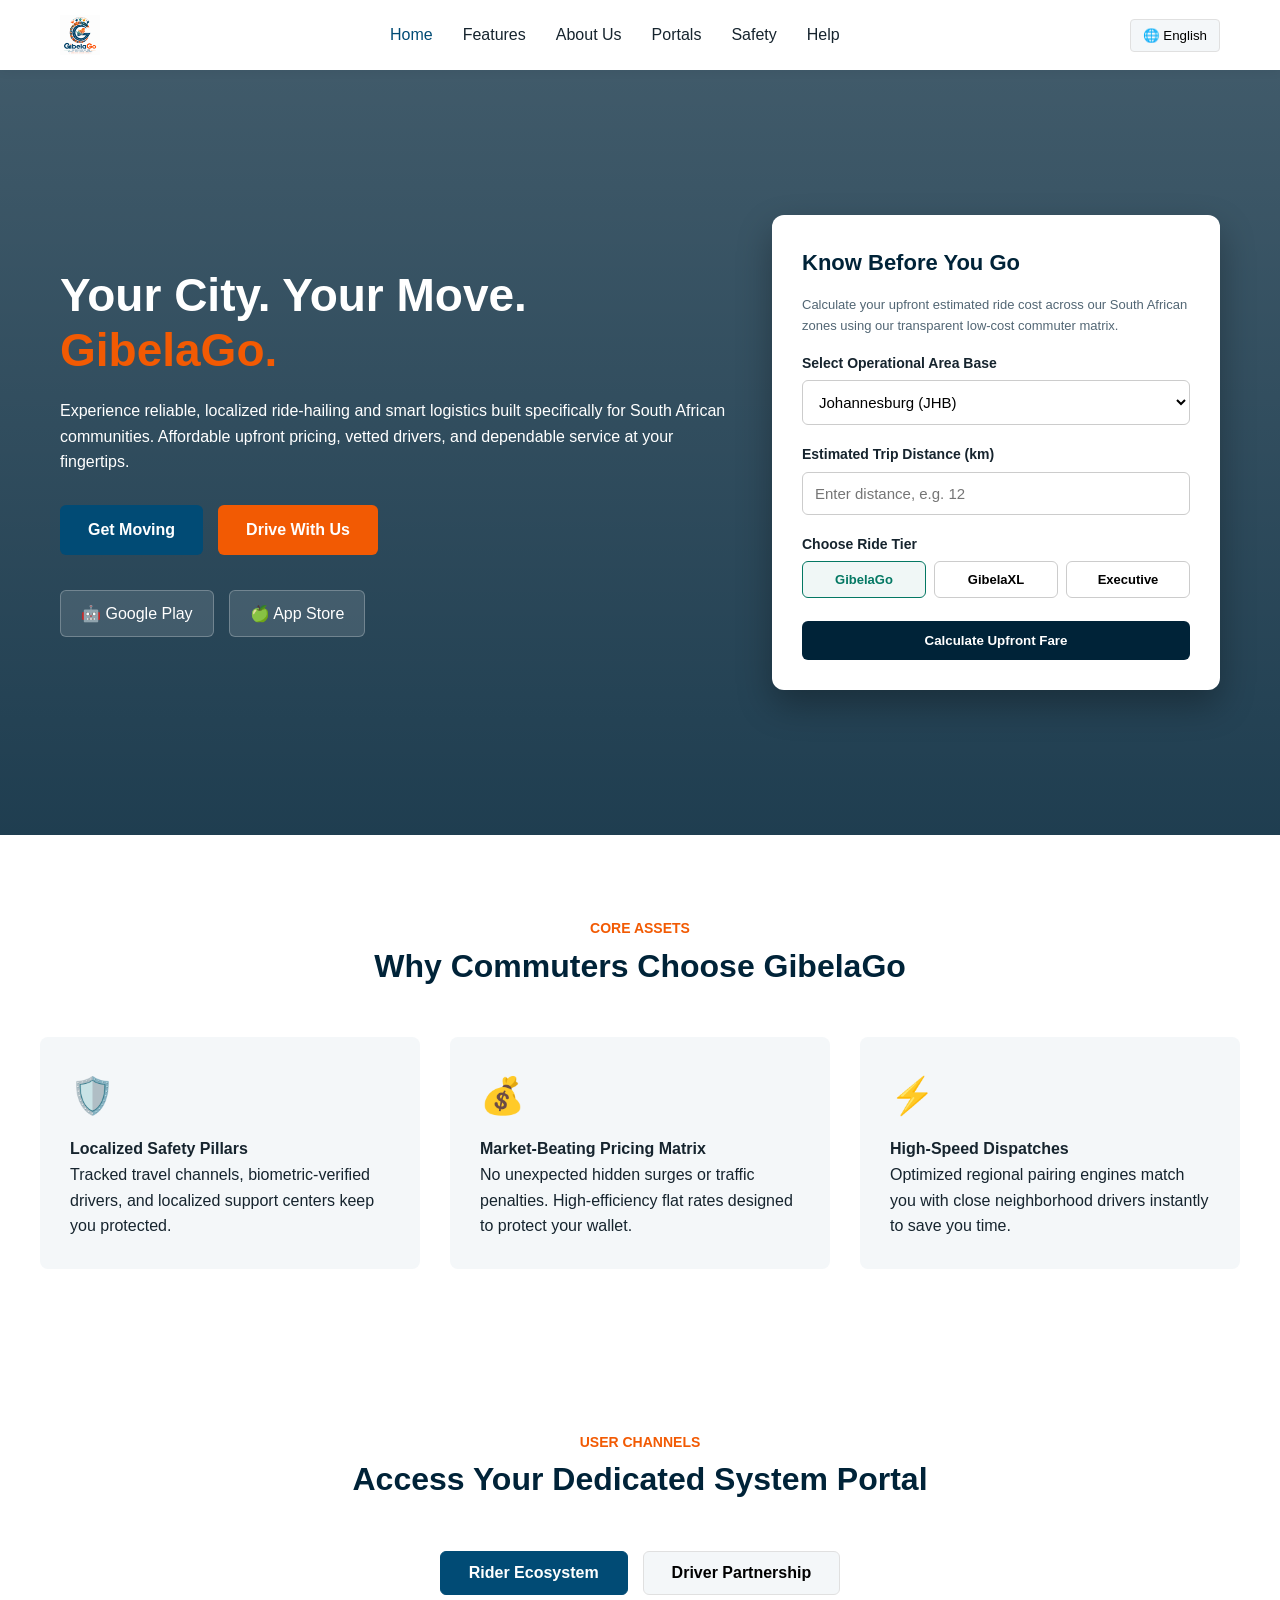
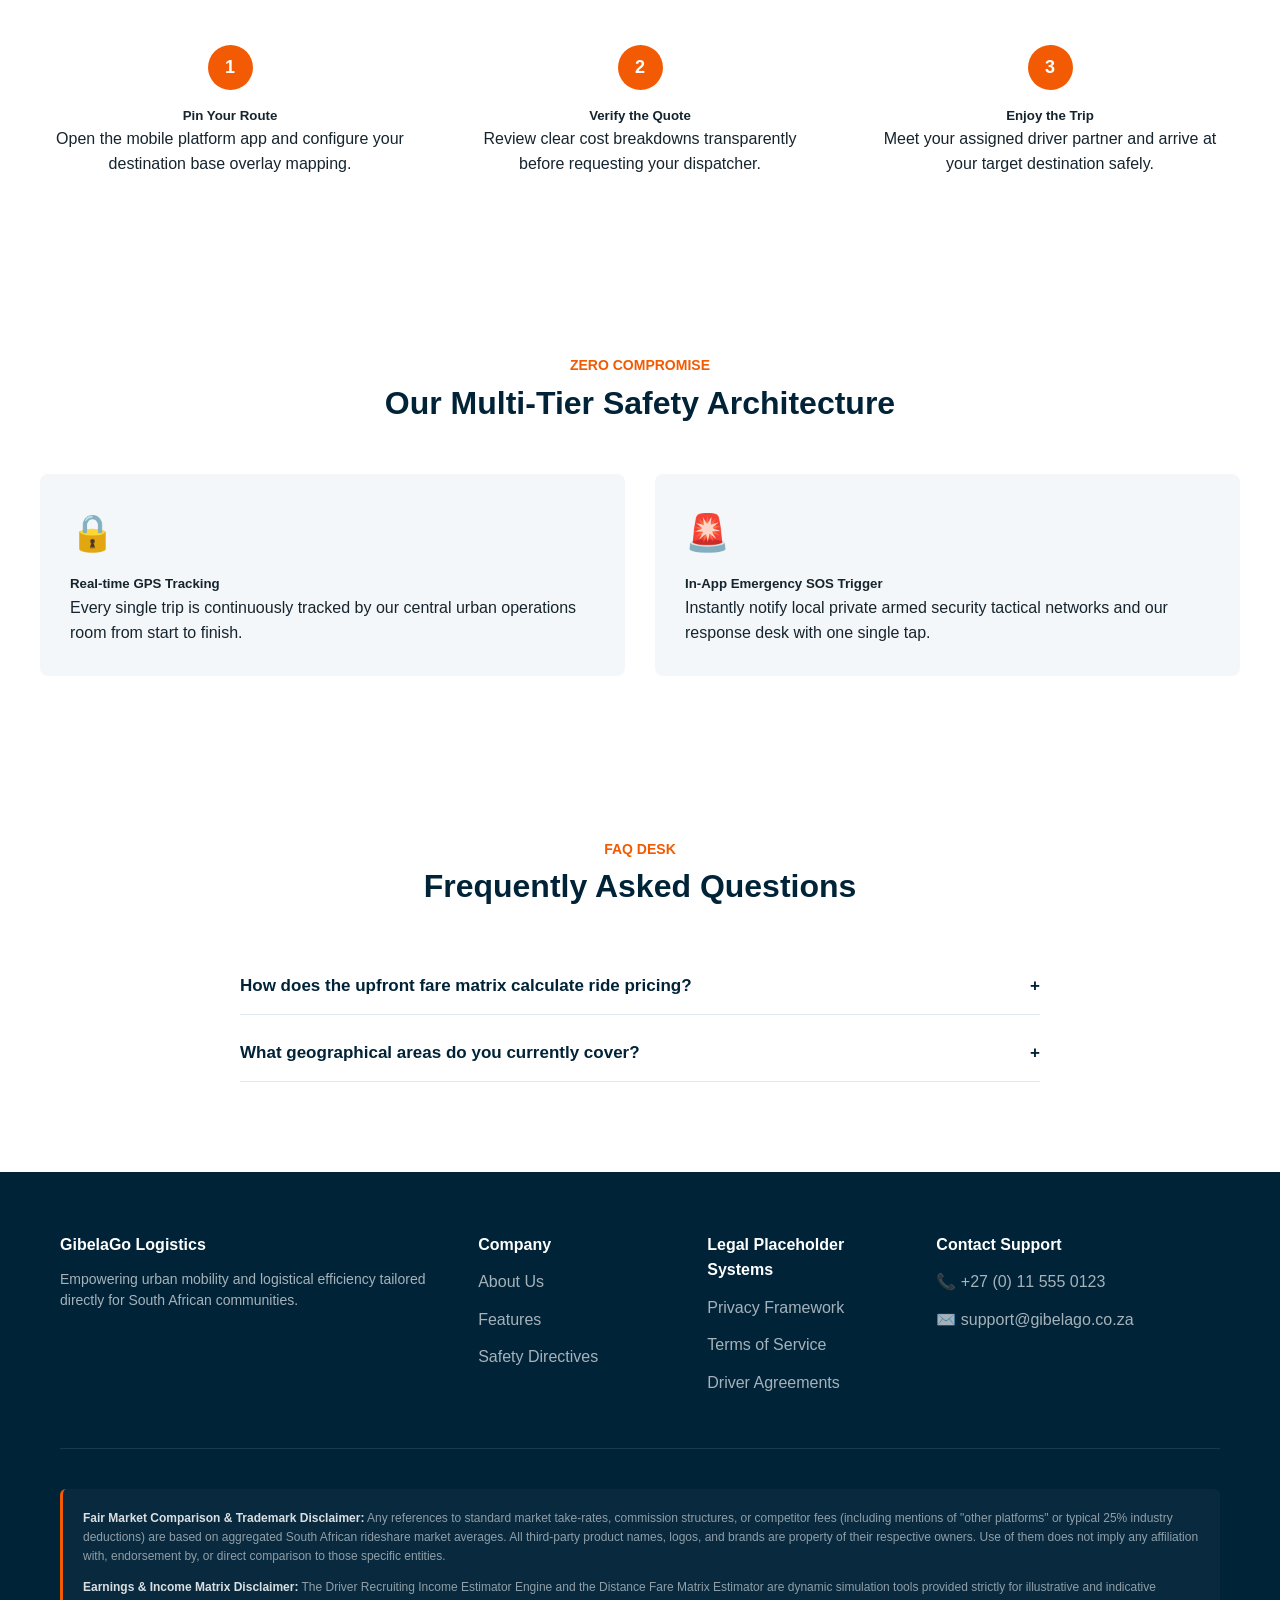
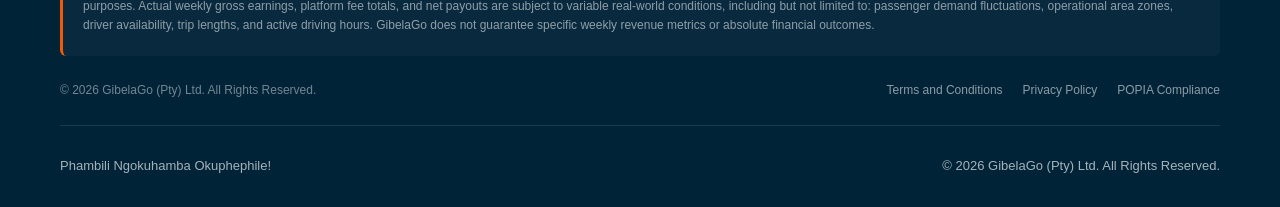
<file: index.html>
<!DOCTYPE html>
<html lang="en">
<head>
    <meta charset="UTF-8">
    <meta name="viewport" content="width=device-width, initial-scale=1.0">
    <title>GibelaGo | Smart Local Rides & Logistics</title>
    <link rel="stylesheet" href="styles.css">
</head>
<body>

    <!-- ==========================================================================
        Navigation Bar Framework Components
        ========================================================================== -->
    <nav class="navbar">
        <div class="container">
            <a href="#" class="nav-brand">
                <img src="assets/logo.png" alt="GibelaGo Logo" class="logo" onerror="this.src='https://via.placeholder.com/160x50?text=GibelaGo'">
            </a>
            
            <!-- Desktop Layout Navigation Links -->
            <ul class="nav-menu" id="desktopMenu">
                <li><a href="#" class="nav-link active">Home</a></li>
                <li><a href="#features" class="nav-link">Features</a></li>
                <li><a href="#about" class="nav-link">About Us</a></li>
                <li><a href="#portal" class="nav-link">Portals</a></li>
                <li><a href="#safety" class="nav-link">Safety</a></li>
                <li><a href="#help" class="nav-link">Help</a></li>
            </ul>

            <div class="nav-actions">
                <!-- Native Language Selector Dropdown Menu -->
                <div class="language-dropdown">
                    <button class="language-selector" id="langBtn">
                        🌐 English
                    </button>
                    <div class="dropdown-menu" id="langMenu">
                        <a href="#" class="dropdown-item active">English</a>
                        <a href="#" class="dropdown-item">isiZulu</a>
                        <a href="#" class="dropdown-item">Afrikaans</a>
                        <a href="#" class="dropdown-item">Sesotho</a>
                    </div>
                </div>

                <!-- Smartphone Hamburger Button Drawer Trigger -->
                <button class="mobile-nav-toggle" id="mobileToggle" aria-label="Toggle navigation menu">
                    <span class="bar"></span>
                    <span class="bar"></span>
                    <span class="bar"></span>
                </button>
            </div>
        </div>

        <!-- Slide-out Responsive Mobile Drawer Menu Component Overlay -->
        <div class="mobile-drawer" id="mobileDrawer">
            <ul class="mobile-menu-links">
                <li><a href="#" class="mobile-link">Home</a></li>
                <li><a href="#features" class="mobile-link">Features</a></li>
                <li><a href="#about" class="mobile-link">About Us</a></li>
                <li><a href="#portal" class="mobile-link">Portals</a></li>
                <li><a href="#safety" class="mobile-link">Safety</a></li>
                <li><a href="#help" class="mobile-link">Help</a></li>
            </ul>
        </div>
    </nav>

    <!-- ==========================================================================
        Hero Landing Display & Rider Matrix Estimation Card
        ========================================================================== -->
    <header class="hero" style="background-image: url('https://images.unsplash.com/photo-1549317661-bd32c8ce0db2?auto=format&fit=crop&w=1400&q=80');">
        <div class="container">
            <div class="hero-content">
                <div class="hero-text">
                    <h2>Your City. Your Move. <span class="highlight">GibelaGo.</span></h2>
                    <p>Experience reliable, localized ride-hailing and smart logistics built specifically for South African communities. Affordable upfront pricing, vetted drivers, and dependable service at your fingertips.</p>
                    
                    <div class="cta-buttons">
                        <a href="#portal" class="btn btn-primary">Get Moving</a>
                        <a href="#portal" class="btn btn-secondary">Drive With Us</a>
                    </div>

                    <div class="app-links">
                        <a href="#" class="app-link">🤖 Google Play</a>
                        <a href="#" class="app-link">🍏 App Store</a>
                    </div>
                </div>

                <!-- Premium Upfront Consumer Fare Estimator Module Widget -->
                <div class="hero-widget-side">
                    <div class="estimator-card">
                        <h3>Know Before You Go</h3>
                        <p style="color:var(--text-light); font-size:13px; margin-bottom:15px;">Calculate your upfront estimated ride cost across our South African zones using our transparent low-cost commuter matrix.</p>
                        
                       <div class="input-group">
    <label for="pickup">Select Operational Area Base</label>
    <select id="pickup">
        <option value="" disabled>Choose your zone...</option>
        <option value="jhb" selected>Johannesburg (JHB)</option>
        <option value="pta" disabled>Pretoria (PTA) — Coming Soon</option>
        <option value="cpt" disabled>Cape Town (CPT) — Coming Soon</option>
        <option value="dbn" disabled>Durban (DBN) — Coming Soon</option>
    </select>
</div>
                        <div class="input-group">
                            <label for="distance">Estimated Trip Distance (km)</label>
                            <input type="number" id="distance" placeholder="Enter distance, e.g. 12" min="1">
                        </div>

                        <div class="input-group">
                            <label>Choose Ride Tier</label>
                            <div class="tier-selector">
                                <button type="button" class="tier-btn active" data-tier="go">GibelaGo</button>
                                <button type="button" class="tier-btn" data-tier="xl">GibelaXL</button>
                                <button type="button" class="tier-btn" data-tier="exec">Executive</button>
                            </div>
                        </div>

                        <button type="button" class="btn btn-estimate" id="calcFareBtn">Calculate Upfront Fare</button>

                        <div id="fareResult" class="hidden">
                            <div class="fare-divider"></div>
                            <div class="result-row">
                                <span>Base Flag-Drop Rate:</span>
                                <span id="baseRateDisplay">R0.00</span>
                            </div>
                            <div class="result-row">
                                <span>Distance Accumulation:</span>
                                <span id="distanceRateDisplay">R0.00</span>
                            </div>
                            <div class="result-row total-row">
                                <span>Total Estimated Fare:</span>
                                <span class="price-tag" id="calculatedPrice">R0.00</span>
                            </div>
                            <small class="fare-disclaimer">*Calculations match market-disruptor parameters. Zero surge pricing applied. Fares fluctuate based solely on destination range adjustments.</small>
                        </div>
                    </div>
                </div>
            </div>
        </div>
    </header>

    <!-- ==========================================================================
        Core Marketing Strategic Proposition
        ========================================================================== -->
    <section id="features" class="features container fade-in-ready">
        <div class="section-header">
            <span class="section-subtitle">Core Assets</span>
            <h2 class="section-title">Why Commuters Choose GibelaGo</h2>
        </div>
        <div class="features-grid">
            <div class="feature-card">
                <span class="feature-icon">🛡️</span>
                <h4>Localized Safety Pillars</h4>
                <p>Tracked travel channels, biometric-verified drivers, and localized support centers keep you protected.</p>
            </div>
            <div class="feature-card">
                <span class="feature-icon">💰</span>
                <h4>Market-Beating Pricing Matrix</h4>
                <p>No unexpected hidden surges or traffic penalties. High-efficiency flat rates designed to protect your wallet.</p>
            </div>
            <div class="feature-card">
                <span class="feature-icon">⚡</span>
                <h4>High-Speed Dispatches</h4>
                <p>Optimized regional pairing engines match you with close neighborhood drivers instantly to save you time.</p>
            </div>
        </div>
    </section>

    <!-- ==========================================================================
        Interactive Dual-Portal Panel System (Rider vs Driver Earnings)
        ========================================================================== -->
    <section id="portal" class="portal-section container fade-in-ready">
        <div class="section-header">
            <span class="section-subtitle">User Channels</span>
            <h2 class="section-title">Access Your Dedicated System Portal</h2>
        </div>
        
        <div class="portal-tabs">
            <button class="portal-tab-btn active" data-portal="riderPortal">Rider Ecosystem</button>
            <button class="portal-tab-btn" data-portal="driverPortal">Driver Partnership</button>
        </div>

        <!-- Tab Panel 1: Rider Instruction Cards -->
        <div id="riderPortal" class="portal-content active">
            <div class="steps-grid">
                <div class="step-card">
                    <div class="step-number">1</div>
                    <h5>Pin Your Route</h5>
                    <p>Open the mobile platform app and configure your destination base overlay mapping.</p>
                </div>
                <div class="step-card">
                    <div class="step-number">2</div>
                    <h5>Verify the Quote</h5>
                    <p>Review clear cost breakdowns transparently before requesting your dispatcher.</p>
                </div>
                <div class="step-card">
                    <div class="step-number">3</div>
                    <h5>Enjoy the Trip</h5>
                    <p>Meet your assigned driver partner and arrive at your target destination safely.</p>
                </div>
            </div>
        </div>

        <!-- Tab Panel 2: Driver Portal Content with Active Recruitment Estimator Widget -->
        <div id="driverPortal" class="portal-content hidden">
            <div class="driver-split-view">
                <!-- Compliance Requirements Column -->
                <div class="requirement-box">
                    <h5>Minimum Operational Compliance</h5>
                    <ul class="clean-list">
                        <li><span class="check-mark">✓</span> Valid South African Professional Driving Permit (PrDP)</li>
                        <li><span class="check-mark">✓</span> Insured late-model four-door hatchback or sedan asset</li>
                        <li><span class="check-mark">✓</span> Clean background verification screening check</li>
                    </ul>
                    <a href="#" class="btn btn-secondary" style="margin-top:20px; display:inline-block;">Register To Drive</a>
                </div>

                <!-- Driver Take-Home Premium Recruiting Evaluation Module -->
                <div class="estimator-card" style="box-shadow: 0 4px 15px rgba(0,0,0,0.05); border: 1px solid #e0e0e0;">
                    <h3>Calculate Your Take-Home Pay</h3>
                    <p style="color:var(--text-light); font-size:13px; margin-bottom:15px;">See how much more you keep per week with GibelaGo's disruptive 10% commission framework compared to competitor apps.</p>
                    
                    <div class="input-group">
                        <label for="driverTrips">Estimated Completed Trips Per Week</label>
                        <input type="number" id="driverTrips" placeholder="e.g. 40" min="1" value="40">
                    </div>

                    <div class="input-group">
                        <label for="driverAvgKm">Average Distance Per Trip (km)</label>
                        <input type="number" id="driverAvgKm" placeholder="e.g. 12" min="1" value="12">
                    </div>

                    <button type="button" class="btn btn-primary" id="calcEarningsBtn" style="width:100%;">Estimate Weekly Earnings</button>

                    <!-- Safe, Legally Compliant & Margin-Optimized Output Container -->
                    <div id="driverResult" class="hidden" style="margin-top:15px;">
                        <div class="fare-divider" style="margin-bottom:12px;"></div>
                        <div class="result-row" style="margin-bottom:8px; display:flex; justify-content:between;">
                            <span>Total Gross Fares:</span>
                            <b id="driverGrossDisplay">R0.00</b>
                        </div>
                        <div class="result-row" style="color: #c0392b; margin-bottom:12px; display:flex; justify-content:between;">
                            <span>GibelaGo Low Split (10%):</span>
                            <b id="gibelagoCommissionDisplay">-R0.00</b>
                        </div>
                        <div class="result-row total-row" style="border-top: 1px solid #dddddd; padding-top:12px; margin-bottom:15px; display:flex; justify-content:between; align-items:center;">
                            <span style="font-weight:600;">Your Net Weekly Pay:</span>
                            <span class="price-tag" id="driverNetDisplay" style="font-weight:bold; color:#27ae60; font-size:1.25rem;">R0.00</span>
                        </div>
                        <!-- Legally Protected Comparison Row Layout Tweak -->
                        <div class="result-row" style="font-size:12px; color:var(--text-light); background:rgba(39, 174, 96, 0.08); padding:10px; border-radius:6px; line-height:1.4;">
                            <span>💡 <b>Versus Alternative Platforms (25% split):</b></span>
                            <span id="competitorLossDisplay" style="display:block; margin-top:4px; font-weight:600; color:#c0392b;">Other platforms take extra fees!</span>
                        </div>
                    </div>
                </div>
            </div>
        </div>
    </section>

    <!-- ==========================================================================
        Safety Metrics Compliance Framework Displays
        ================================================================base -->
    <section id="safety" class="safety-section container fade-in-ready">
        <div class="section-header">
            <span class="section-subtitle">Zero Compromise</span>
            <h2 class="section-title">Our Multi-Tier Safety Architecture</h2>
        </div>
        <div class="safety-grid">
            <div class="safety-card">
                <span class="safety-icon">🔒</span>
                <h5>Real-time GPS Tracking</h5>
                <p>Every single trip is continuously tracked by our central urban operations room from start to finish.</p>
            </div>
            <div class="safety-card">
                <span class="safety-icon">🚨</span>
                <h5>In-App Emergency SOS Trigger</h5>
                <p>Instantly notify local private armed security tactical networks and our response desk with one single tap.</p>
            </div>
        </div>
    </section>

    <!-- ==========================================================================
        Accordion Interface FAQ Components
        ========================================================================== -->
    <section id="help" class="help-section container fade-in-ready">
        <div class="section-header">
            <span class="section-subtitle">FAQ Desk</span>
            <h2 class="section-title">Frequently Asked Questions</h2>
        </div>
        <div class="faq-accordion-wrapper">
            <div class="faq-item">
                <button class="faq-trigger">How does the upfront fare matrix calculate ride pricing? <span>+</span></button>
                <div class="faq-body">
                    <p>The calculation uses a low localized base flag-drop fee plus a flat fixed per-kilometer rate according to your ride tier. GibelaGo completely cuts out surge pricing parameters and trip traffic duration multipliers to offer a highly affordable, stable community commuter asset.</p>
                </div>
            </div>
            <div class="faq-item">
                <button class="faq-trigger">What geographical areas do you currently cover? <span>+</span></button>
                <div class="faq-body">
                    <p>We provide full operational coverage across key metropolitan zones including Greater Johannesburg, Pretoria, Cape Town, and Durban, with rapidly expanding neighborhood local perimeter transit links.</p>
                </div>
            </div>
        </div>
    </section>

    <!-- ==========================================================================
        Footer Brand Architecture Display Blocks
        ========================================================================== -->
    <footer class="footer">
        <div class="container">
            <div class="footer-grid-top">
                <div class="footer-links-column">
                    <h4>GibelaGo Logistics</h4>
                    <p style="font-size:14px; line-height:1.5;">Empowering urban mobility and logistical efficiency tailored directly for South African communities.</p>
                </div>
                <div class="footer-links-column">
                    <h4>Company</h4>
                    <a href="#about">About Us</a>
                    <a href="#features">Features</a>
                    <a href="#safety">Safety Directives</a>
                </div>
                <div class="footer-links-column">
                    <h4>Legal Placeholder Systems</h4>
                    <!-- Safe internal links configured to avoid 404 breaks entirely -->
                    <a href="#" onclick="alert('Terms & Conditions are being prepared for the upcoming launch.'); return false;">Privacy Framework</a>
                    <a href="#" onclick="alert('Terms of Service are being finalized by legal compliance teams.'); return false;">Terms of Service</a>
                    <a href="#" onclick="alert('Driver Partnership Agreements are undergoing regulatory verification.'); return false;">Driver Agreements</a>
                </div>
                <div class="footer-links-column">
                    <h4>Contact Support</h4>
                    <span>📞 +27 (0) 11 555 0123</span>
                    <span>✉️ support@gibelago.co.za</span>
                </div>
            </div>

            <!-- ==========================================================================
                 GibelaGo Regulatory Compliance & Legal Disclaimer System
                 ========================================================================== -->
            <div class="footer-legal-compliance fade-in-ready">
                <div class="legal-disclaimer-box">
                    <p class="legal-text">
                        <strong>Fair Market Comparison & Trademark Disclaimer:</strong> Any references to standard market take-rates, commission structures, or competitor fees (including mentions of "other platforms" or typical 25% industry deductions) are based on aggregated South African rideshare market averages. All third-party product names, logos, and brands are property of their respective owners. Use of them does not imply any affiliation with, endorsement by, or direct comparison to those specific entities.
                    </p>
                    <p class="legal-text">
                        <strong>Earnings & Income Matrix Disclaimer:</strong> The Driver Recruiting Income Estimator Engine and the Distance Fare Matrix Estimator are dynamic simulation tools provided strictly for illustrative and indicative purposes. Actual weekly gross earnings, platform fee totals, and net payouts are subject to variable real-world conditions, including but not limited to: passenger demand fluctuations, operational area zones, driver availability, trip lengths, and active driving hours. GibelaGo does not guarantee specific weekly revenue metrics or absolute financial outcomes.
                    </p>
                </div>
                
                <div class="legal-meta-links">
                    <span class="copyright-text">&copy; 2026 GibelaGo (Pty) Ltd. All Rights Reserved.</span>
                    <div class="meta-links-group">
                        <!-- Swapped out dead paths for native JavaScript action warnings -->
                        <a href="#" onclick="alert('Terms and Conditions are currently being compiled for the Johannesburg market.'); return false;" class="meta-link">Terms and Conditions</a>
                        <a href="#" onclick="alert('The GibelaGo Privacy Policy is undergoing final South African legal approval.'); return false;" class="meta-link">Privacy Policy</a>
                        <a href="#" onclick="alert('GibelaGo is currently certifying its POPIA compliance framework for user protection.'); return false;" class="meta-link">POPIA Compliance</a>
                    </div>
                </div>
            </div>

            <div class="footer-bottom-bar">
                <div class="footer-tagline">Phambili Ngokuhamba Okuphephile!</div>
                <div class="footer-copyright">&copy; 2026 GibelaGo (Pty) Ltd. All Rights Reserved.</div>
            </div>
        </div>
    </footer>

    <!-- Core Interactive Initialization Script -->
    <script src="script.js"></script>
</body>
</html>
</file>
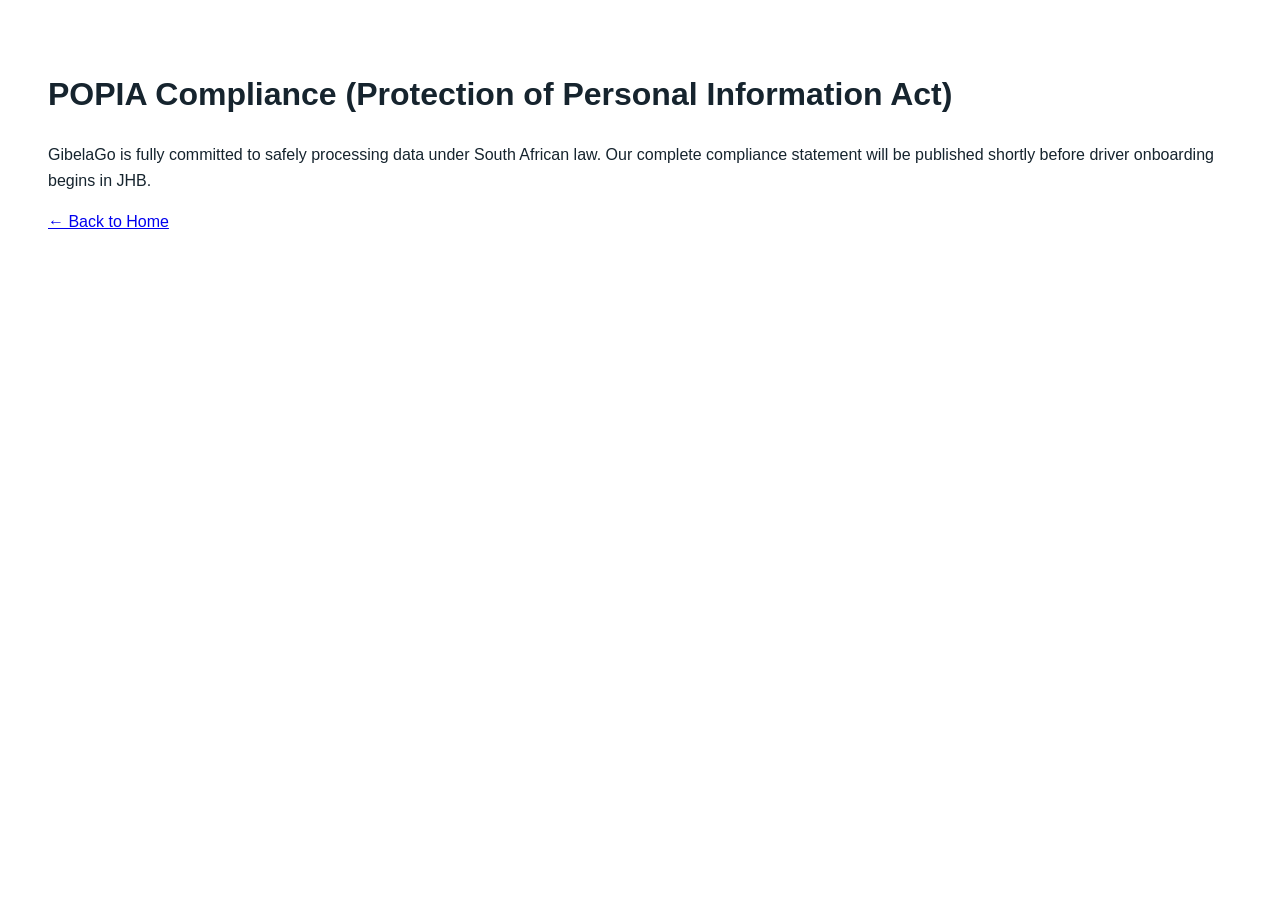
<file: popia-compliance.html>
<!DOCTYPE html>
<html lang="en">
<head>
    <meta charset="UTF-8">
    <meta name="viewport" content="width=device-width, initial-scale=1.0">
    <title>POPIA Compliance - GibelaGo</title>
    <style>body { font-family: sans-serif; padding: 40px; line-height: 1.6; color: #16242e; }</style>
</head>
<body>
    <h1>POPIA Compliance (Protection of Personal Information Act)</h1>
    <p>GibelaGo is fully committed to safely processing data under South African law. Our complete compliance statement will be published shortly before driver onboarding begins in JHB.</p>
    <a href="index.html">← Back to Home</a>
</body>
</html>
</file>
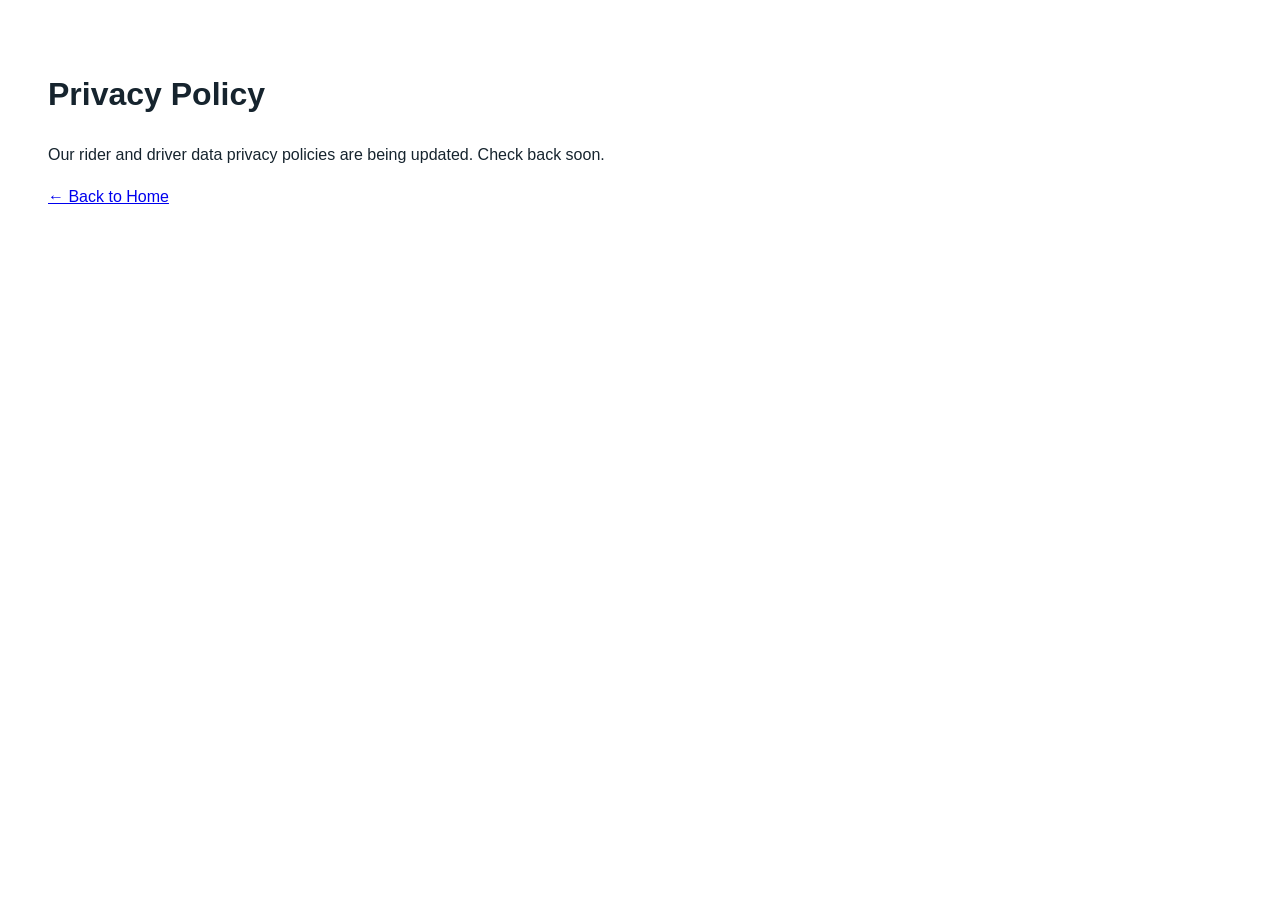
<file: privacy.html>
<!DOCTYPE html>
<html lang="en">
<head>
    <meta charset="UTF-8">
    <meta name="viewport" content="width=device-width, initial-scale=1.0">
    <title>Privacy Policy - GibelaGo</title>
    <style>body { font-family: sans-serif; padding: 40px; line-height: 1.6; color: #16242e; }</style>
</head>
<body>
    <h1>Privacy Policy</h1>
    <p>Our rider and driver data privacy policies are being updated. Check back soon.</p>
    <a href="index.html">← Back to Home</a>
</body>
</html>
</file>
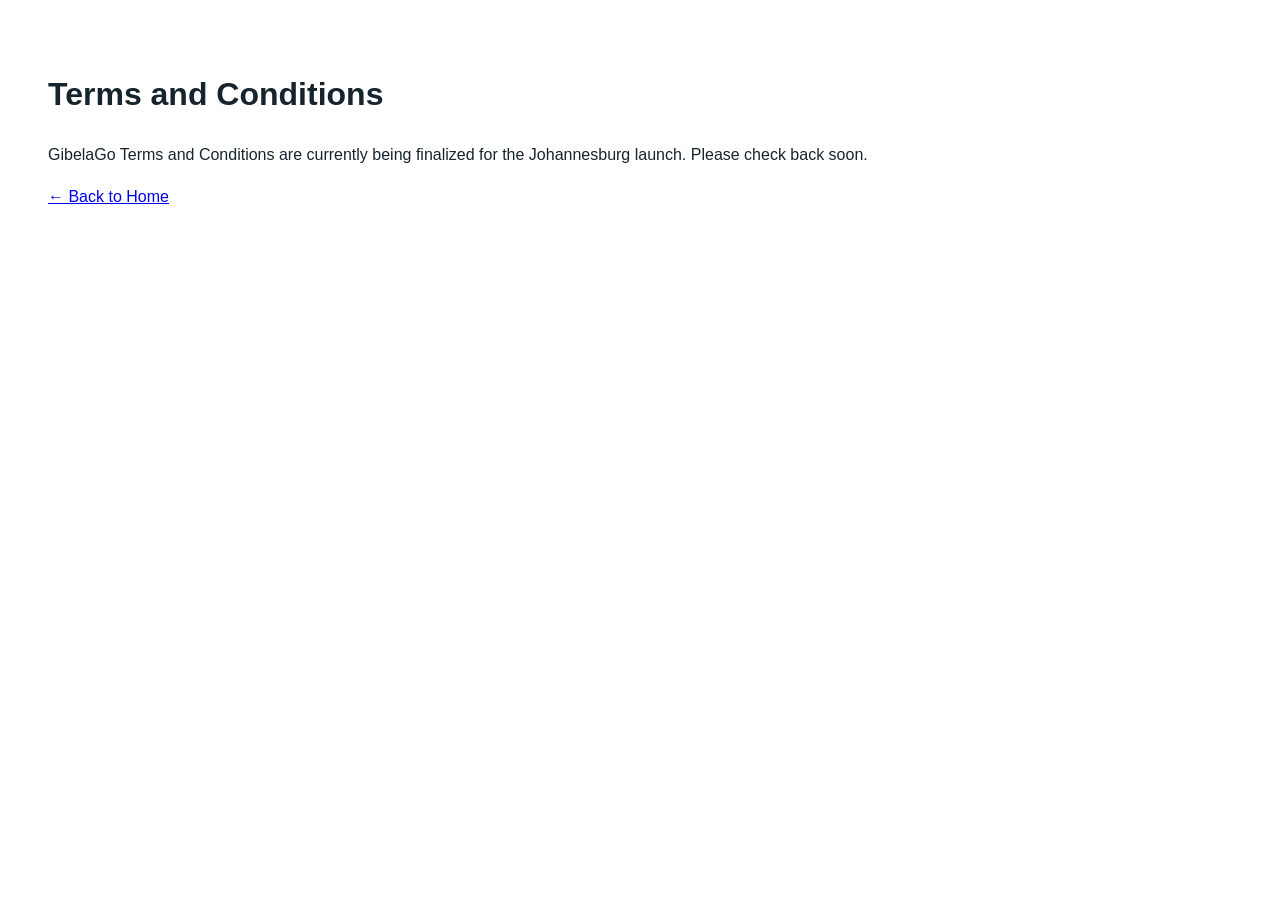
<file: terms.html>
<!DOCTYPE html>
<html lang="en">
<head>
    <meta charset="UTF-8">
    <meta name="viewport" content="width=device-width, initial-scale=1.0">
    <title>Terms & Conditions - GibelaGo</title>
    <style>body { font-family: sans-serif; padding: 40px; line-height: 1.6; color: #16242e; }</style>
</head>
<body>
    <h1>Terms and Conditions</h1>
    <p>GibelaGo Terms and Conditions are currently being finalized for the Johannesburg launch. Please check back soon.</p>
    <a href="index.html">← Back to Home</a>
</body>
</html>
</file>
<file: styles.css>
/* ==========================================================================
   GibelaGo Brand Design & Layout Engine
   ========================================================================== */

:root {
    /* Exact Color Extraction from gibelaGo_logo_south_african.jpg */
    --primary-blue: #014B75;      /* Heritage corporate blue from "Gibela" & road elements */
    --primary-orange: #F25A03;    /* Vibrant ochre orange from "Go" & map elements */
    --accent-teal: #047863;       /* Balanced South African green/teal from human figures */
    
    /* Layout Foundation Hierarchy */
    --dark-navy: #002338;         /* Deep corporate brand blue anchor for cards, hero overlay, and footers */
    --text-dark: #16242e;         /* High-contrast off-black charcoal with a subtle blue undertone */
    --text-light: #526674;        /* Scannable medium slate grey for descriptions and metadata */
    --bg-light: #f4f7f9;          /* Tinted light grey-blue base canvas canvas */
    --white: #ffffff;
    --transition-smooth: all 0.3s cubic-bezier(0.4, 0, 0.2, 1);
}

* {
    margin: 0;
    padding: 0;
    box-sizing: border-box;
}

body {
    font-family: -apple-system, BlinkMacSystemFont, "Segoe UI", Roboto, Helvetica, Arial, sans-serif;
    color: var(--text-dark);
    line-height: 1.6;
    background-color: var(--white);
    overflow-x: hidden;
}

.container {
    width: 100%;
    max-width: 1200px;
    margin: 0 auto;
    padding: 0 20px;
}

/* ==========================================================================
   Navigation Bar Framework & Flex Alignments
   ========================================================================== */
.navbar {
    position: fixed;
    top: 0;
    left: 0;
    width: 100%;
    background: var(--white);
    box-shadow: 0 2px 10px rgba(0, 0, 0, 0.05);
    z-index: 1000;
    height: 70px;
    display: flex;
    align-items: center;
}

.navbar .container {
    display: flex;
    justify-content: space-between;
    align-items: center;
}

.nav-brand {
    display: flex;
    align-items: center;
    height: 40px;
}

.logo, .nav-brand img {
    max-height: 100%;
    object-fit: contain;
}

.nav-menu {
    display: flex;
    list-style: none;
    gap: 30px;
}

.nav-link {
    text-decoration: none;
    color: var(--text-dark);
    font-weight: 500;
    transition: var(--transition-smooth);
}

.nav-link:hover, .nav-link.active {
    color: var(--primary-blue);
}

.nav-actions {
    display: flex;
    align-items: center;
    gap: 15px;
}

/* Language Selection System */
.language-dropdown {
    position: relative;
}

.language-selector {
    background: var(--bg-light);
    border: 1px solid #e0e0e0;
    padding: 8px 12px;
    border-radius: 4px;
    cursor: pointer;
    font-weight: 500;
    transition: var(--transition-smooth);
}

.dropdown-menu {
    position: absolute;
    top: 120%;
    right: 0;
    background: var(--white);
    border: 1px solid #e0e0e0;
    border-radius: 4px;
    box-shadow: 0 4px 12px rgba(0, 0, 0, 0.1);
    display: flex;
    flex-direction: column;
    width: 140px;
    opacity: 0;
    transform: translateY(-10px);
    pointer-events: none;
    transition: var(--transition-smooth);
}

.dropdown-menu.show {
    opacity: 1;
    transform: translateY(0);
    pointer-events: auto;
    z-index: 1005;
}

.dropdown-item {
    text-decoration: none;
    color: var(--text-dark);
    padding: 10px 15px;
    transition: var(--transition-smooth);
}

.dropdown-item:hover, .dropdown-item.active {
    background: var(--bg-light);
    color: var(--primary-blue);
}

/* ==========================================================================
   Mobile Side Menu Overlay & Hamburger Components
   ========================================================================== */
.mobile-nav-toggle {
    display: none;
    flex-direction: column;
    justify-content: space-between;
    width: 24px;
    height: 18px;
    background: transparent;
    border: none;
    cursor: pointer;
    z-index: 1010;
}

.mobile-nav-toggle .bar {
    width: 100%;
    height: 2px;
    background-color: var(--dark-navy);
    border-radius: 2px;
    transition: var(--transition-smooth);
}

.mobile-drawer {
    position: fixed;
    top: 0;
    right: -100%;
    width: 280px;
    height: 100vh;
    background: var(--white);
    box-shadow: -10px 0 30px rgba(0, 0, 0, 0.08);
    padding: 100px 30px 40px;
    transition: var(--transition-smooth);
    z-index: 1005;
}

.mobile-drawer.open {
    right: 0;
}

.mobile-menu-links {
    list-style: none;
    display: flex;
    flex-direction: column;
    gap: 25px;
}

.mobile-link {
    text-decoration: none;
    color: var(--text-dark);
    font-size: 18px;
    font-weight: 600;
    transition: var(--transition-smooth);
    display: block;
}

.mobile-link:hover {
    color: var(--primary-blue);
}

/* Hamburger to Cross (X) Animation states */
.mobile-nav-toggle.open .bar:nth-child(1) {
    transform: translateY(8px) rotate(45deg);
    background-color: var(--primary-orange);
}

.mobile-nav-toggle.open .bar:nth-child(2) {
    opacity: 0;
}

.mobile-nav-toggle.open .bar:nth-child(3) {
    transform: translateY(-8px) rotate(-45deg);
    background-color: var(--primary-orange);
}

/* ==========================================================================
   Hero Base Layout & Functional Pricing Form Block
   ========================================================================== */
.hero {
    margin-top: 70px;
    position: relative;
    background-size: cover;
    background-position: center;
    padding: 80px 0;
    min-height: 85vh;
    display: flex;
    align-items: center;
}

.hero::before {
    content: '';
    position: absolute;
    top: 0;
    left: 0;
    width: 100%;
    height: 100%;
    background: linear-gradient(rgba(0, 35, 56, 0.75), rgba(0, 35, 56, 0.88));
    z-index: 1;
}

.hero-content {
    display: grid;
    grid-template-columns: 1.2fr 0.8fr;
    gap: 40px;
    align-items: center;
    position: relative;
    z-index: 2;
}

.hero-text {
    color: var(--white);
}

.hero-text h2 {
    font-size: 46px;
    margin-bottom: 20px;
    line-height: 1.2;
}

.highlight {
    color: var(--primary-orange);
}

.cta-buttons {
    display: flex;
    gap: 15px;
    margin-top: 30px;
}

.btn {
    display: inline-block;
    padding: 12px 28px;
    border-radius: 6px;
    text-decoration: none;
    font-weight: 600;
    transition: var(--transition-smooth);
    cursor: pointer;
    border: none;
    text-align: center;
}

.btn-primary {
    background: var(--primary-blue);
    color: var(--white);
}

.btn-secondary {
    background: var(--primary-orange);
    color: var(--white);
}

.btn:hover {
    transform: translateY(-2px);
    opacity: 0.95;
}

.app-links {
    margin-top: 35px;
    display: flex;
    gap: 15px;
}

.app-link {
    background: rgba(255, 255, 255, 0.12);
    border: 1px solid rgba(255, 255, 255, 0.25);
    color: var(--white);
    padding: 10px 20px;
    border-radius: 6px;
    text-decoration: none;
    transition: var(--transition-smooth);
}

.app-link:hover {
    background: var(--white);
    color: var(--dark-navy);
}

/* Premium Fare Estimator Module Widget - Reflects image_a1e2e1.png structural framing */
.estimator-card {
    background: var(--white);
    padding: 30px;
    border-radius: 12px;
    box-shadow: 0 15px 35px rgba(0, 0, 0, 0.3);
}

.estimator-card h3 {
    margin-bottom: 15px;
    color: var(--dark-navy);
    font-size: 22px;
}

.input-group {
    margin-bottom: 18px;
}

.input-group label {
    display: block;
    margin-bottom: 6px;
    font-weight: 600;
    font-size: 14px;
}

select, input[type="number"] {
    width: 100%;
    padding: 12px;
    border: 1px solid #cccccc;
    border-radius: 6px;
    background-color: var(--white);
    font-size: 15px;
    outline: none;
}

/* Ensures disabled dropdown options look cleanly greyed out dynamically */
select option:disabled {
    color: #a0aec0;
    background: #f7fafc;
}

.tier-selector {
    display: grid;
    grid-template-columns: repeat(3, 1fr);
    gap: 8px;
}

.tier-btn {
    padding: 10px 5px;
    border: 1px solid #cccccc;
    background: var(--white);
    border-radius: 6px;
    cursor: pointer;
    font-weight: 600;
    font-size: 13px;
    transition: var(--transition-smooth);
    text-align: center;
}

.tier-btn.active {
    border-color: var(--accent-teal);
    background: rgba(4, 120, 99, 0.06);
    color: var(--accent-teal);
}

.btn-estimate {
    width: 100%;
    background: var(--dark-navy);
    color: var(--white);
    margin-top: 5px;
}

#fareResult {
    margin-top: 15px;
}

.hidden {
    display: none !important;
}

.fare-divider {
    height: 1px;
    background: #eeeeee;
    margin-bottom: 12px;
}

.result-row {
    display: flex;
    justify-content: space-between;
    font-size: 16px;
    margin-bottom: 4px;
}

.total-row {
    font-size: 19px;
    font-weight: bold;
    border-top: 1px dashed #dddddd;
    padding-top: 8px;
    margin-top: 8px;
}

.price-tag {
    color: var(--primary-blue);
}

.fare-disclaimer {
    display: block;
    margin-top: 8px;
    color: var(--text-light);
    font-size: 11px;
    line-height: 1.3;
}

/* ==========================================================================
   Content Sections Layouts (Tabs, Accordions, Grids)
   ========================================================================== */
.features, .about-section, .portal-section, .safety-section, .help-section {
    padding: 80px 0;
}

.section-header {
    text-align: center;
    margin-bottom: 45px;
}

.section-title {
    font-size: 32px;
    color: var(--dark-navy);
}

.section-subtitle {
    color: var(--primary-orange);
    text-transform: uppercase;
    font-weight: bold;
    font-size: 14px;
}

.features-grid, .safety-grid {
    display: grid;
    grid-template-columns: repeat(auto-fit, minmax(280px, 1fr));
    gap: 30px;
}

.feature-card, .safety-card {
    padding: 30px;
    background: var(--bg-light);
    border-radius: 8px;
    transition: var(--transition-smooth);
}

.feature-card:hover, .safety-card:hover {
    transform: translateY(-5px);
    background: var(--white);
    box-shadow: 0 10px 25px rgba(0, 0, 0, 0.05);
}

.feature-icon, .safety-icon {
    font-size: 36px;
    display: block;
    margin-bottom: 12px;
}

/* Interactive Portal Framework System */
.portal-tabs {
    display: flex;
    justify-content: center;
    gap: 15px;
    margin-bottom: 35px;
}

.portal-tab-btn {
    padding: 12px 28px;
    font-size: 16px;
    background: var(--bg-light);
    border: 1px solid #e0e0e0;
    cursor: pointer;
    border-radius: 6px;
    font-weight: 600;
    transition: var(--transition-smooth);
}

.portal-tab-btn.active {
    background: var(--primary-blue);
    color: var(--white);
    border-color: var(--primary-blue);
}

.portal-content {
    display: none;
    width: 100%;
}

.portal-content.active {
    display: block !important;
}

#driverPortal.active {
    display: grid !important;
}

.steps-grid {
    display: grid;
    grid-template-columns: repeat(3, 1fr);
    gap: 30px;
}

.step-card {
    text-align: center;
    padding: 15px;
}

.step-number {
    width: 45px;
    height: 45px;
    background: var(--primary-orange);
    color: var(--white);
    border-radius: 50%;
    display: flex;
    align-items: center;
    justify-content: center;
    font-size: 18px;
    font-weight: bold;
    margin: 0 auto 15px;
}

.driver-split-view {
    display: grid;
    grid-template-columns: 1fr 1fr;
    gap: 40px;
}

.requirement-box {
    background: var(--bg-light);
    padding: 30px;
    border-radius: 8px;
}

.clean-list {
    list-style: none;
    margin-top: 15px;
}

.clean-list li {
    margin-bottom: 12px;
    display: flex;
    gap: 8px;
}

.check-mark {
    color: var(--accent-teal);
    font-weight: bold;
}

/* FAQ Accordion Elements */
.faq-accordion-wrapper {
    max-width: 800px;
    margin: 0 auto;
}

.faq-item {
    border-bottom: 1px solid #e2e8f0;
    margin-bottom: 10px;
}

.faq-trigger {
    width: 100%;
    display: flex;
    justify-content: space-between;
    padding: 18px 0;
    background: transparent;
    border: none;
    font-size: 17px;
    font-weight: 600;
    text-align: left;
    cursor: pointer;
    color: var(--dark-navy);
    outline: none;
}

.faq-body {
    max-height: 0;
    overflow: hidden;
    transition: max-height 0.3s cubic-bezier(0.4, 0, 0.2, 1);
}

.faq-body p {
    padding-bottom: 18px;
    color: var(--text-light);
}

/* ==========================================================================
   Ecosystem Partner Logo Marquee Styling
   ========================================================================== */
.logo-marquee-section {
    background-color: var(--bg-light);
    padding: 40px 0;
    border-bottom: 1px solid #e2e8f0;
    text-align: center;
}

.logo-section-title {
    display: block;
    font-size: 13px;
    text-transform: uppercase;
    letter-spacing: 1.5px;
    font-weight: 700;
    color: var(--text-light);
    margin-bottom: 25px;
}

.logo-grid-wrapper {
    display: flex;
    justify-content: space-between;
    align-items: center;
    gap: 30px;
    flex-wrap: wrap;
}

.partner-logo-box {
    flex: 1;
    min-width: 140px;
    max-width: 180px;
    display: flex;
    justify-content: center;
    align-items: center;
    height: 50px;
    filter: grayscale(100%);
    opacity: 0.55;
    transition: var(--transition-smooth);
}

.partner-logo-box:hover {
    filter: grayscale(0%);
    opacity: 0.95;
}

.partner-logo-box img {
    max-width: 100%;
    max-height: 100%;
    object-fit: contain;
}

/* ==========================================================================
   Footer Elements
   ========================================================================== */
.footer {
    background: var(--dark-navy);
    color: rgba(255, 255, 255, 0.65);
    padding: 60px 0 30px;
}

.footer-grid-top {
    display: grid;
    grid-template-columns: 2fr 1fr 1fr 1.5fr;
    gap: 40px;
    border-bottom: 1px solid rgba(255, 255, 255, 0.1);
    padding-bottom: 40px;
}

.footer-links-column h4, .footer-links-column span, .footer-links-column a {
    display: block;
    margin-bottom: 12px;
}

.footer-links-column h4 {
    color: var(--white);
    font-size: 16px;
}

.footer-links-column a {
    color: rgba(255, 255, 255, 0.65);
    text-decoration: none;
    transition: var(--transition-smooth);
}

.footer-links-column a:hover {
    color: var(--primary-orange);
}

/* ==========================================================================
   GibelaGo Regulatory Compliance Design Blocks
   ========================================================================== */
.footer-legal-compliance {
    margin: 30px 0 15px 0;
    padding-top: 10px;
    border-bottom: 1px solid rgba(255, 255, 255, 0.1);
}

.legal-disclaimer-box {
    background-color: rgba(255, 255, 255, 0.03);
    border-left: 3px solid var(--primary-orange);
    padding: 20px;
    border-radius: 6px;
    margin-bottom: 25px;
}

.legal-text {
    font-size: 12px;
    line-height: 1.6;
    color: rgba(255, 255, 255, 0.55);
    margin-bottom: 12px;
}

.legal-text:last-child {
    margin-bottom: 0;
}

.legal-text strong {
    color: rgba(255, 255, 255, 0.85);
    font-weight: 600;
}

.legal-meta-links {
    display: flex;
    justify-content: space-between;
    align-items: center;
    flex-wrap: wrap;
    gap: 15px;
    padding-bottom: 25px;
}

.copyright-text {
    font-size: 12px;
    color: rgba(255, 255, 255, 0.45);
}

.meta-links-group {
    display: flex;
    gap: 20px;
    flex-wrap: wrap;
}

.meta-link {
    font-size: 12px;
    color: rgba(255, 255, 255, 0.55);
    text-decoration: none;
    transition: var(--transition-smooth);
}

.meta-link:hover {
    color: var(--primary-orange);
    text-decoration: underline;
}

/* Base Bottom Bar */
.footer-bottom-bar {
    display: flex;
    justify-content: space-between;
    padding-top: 15px;
    font-size: 13px;
}

/* Entry Animation Defaults */
.fade-in-ready {
    opacity: 0;
    transform: translateY(20px);
    transition: opacity 0.6s ease-out, transform 0.6s ease-out;
    backface-visibility: hidden;
}

.fade-in-visible {
    opacity: 1;
    transform: translateY(0);
}

/* ==========================================================================
   Media Query Responsive Layout Overrides
   ========================================================================== */
@media (max-width: 768px) {
    .nav-menu {
        display: none;
    }

    .mobile-nav-toggle {
        display: flex;
    }
    
    .hero-content, .driver-split-view, .steps-grid, .footer-grid-top {
        grid-template-columns: 1fr;
        gap: 35px;
    }

    .hero h2 {
        font-size: 32px;
    }

    .logo-grid-wrapper {
        display: grid;
        grid-template-columns: repeat(2, 1fr);
        gap: 20px;
        justify-items: center;
    }

    .partner-logo-box {
        max-width: 130px;
    }

    .legal-meta-links {
        flex-direction: column;
        align-items: flex-start;
        gap: 12px;
    }

    .meta-links-group {
        flex-direction: column;
        gap: 8px;
    }

    .footer-bottom-bar {
        flex-direction: column;
        gap: 8px;
        text-align: center;
    }
}
</file>
